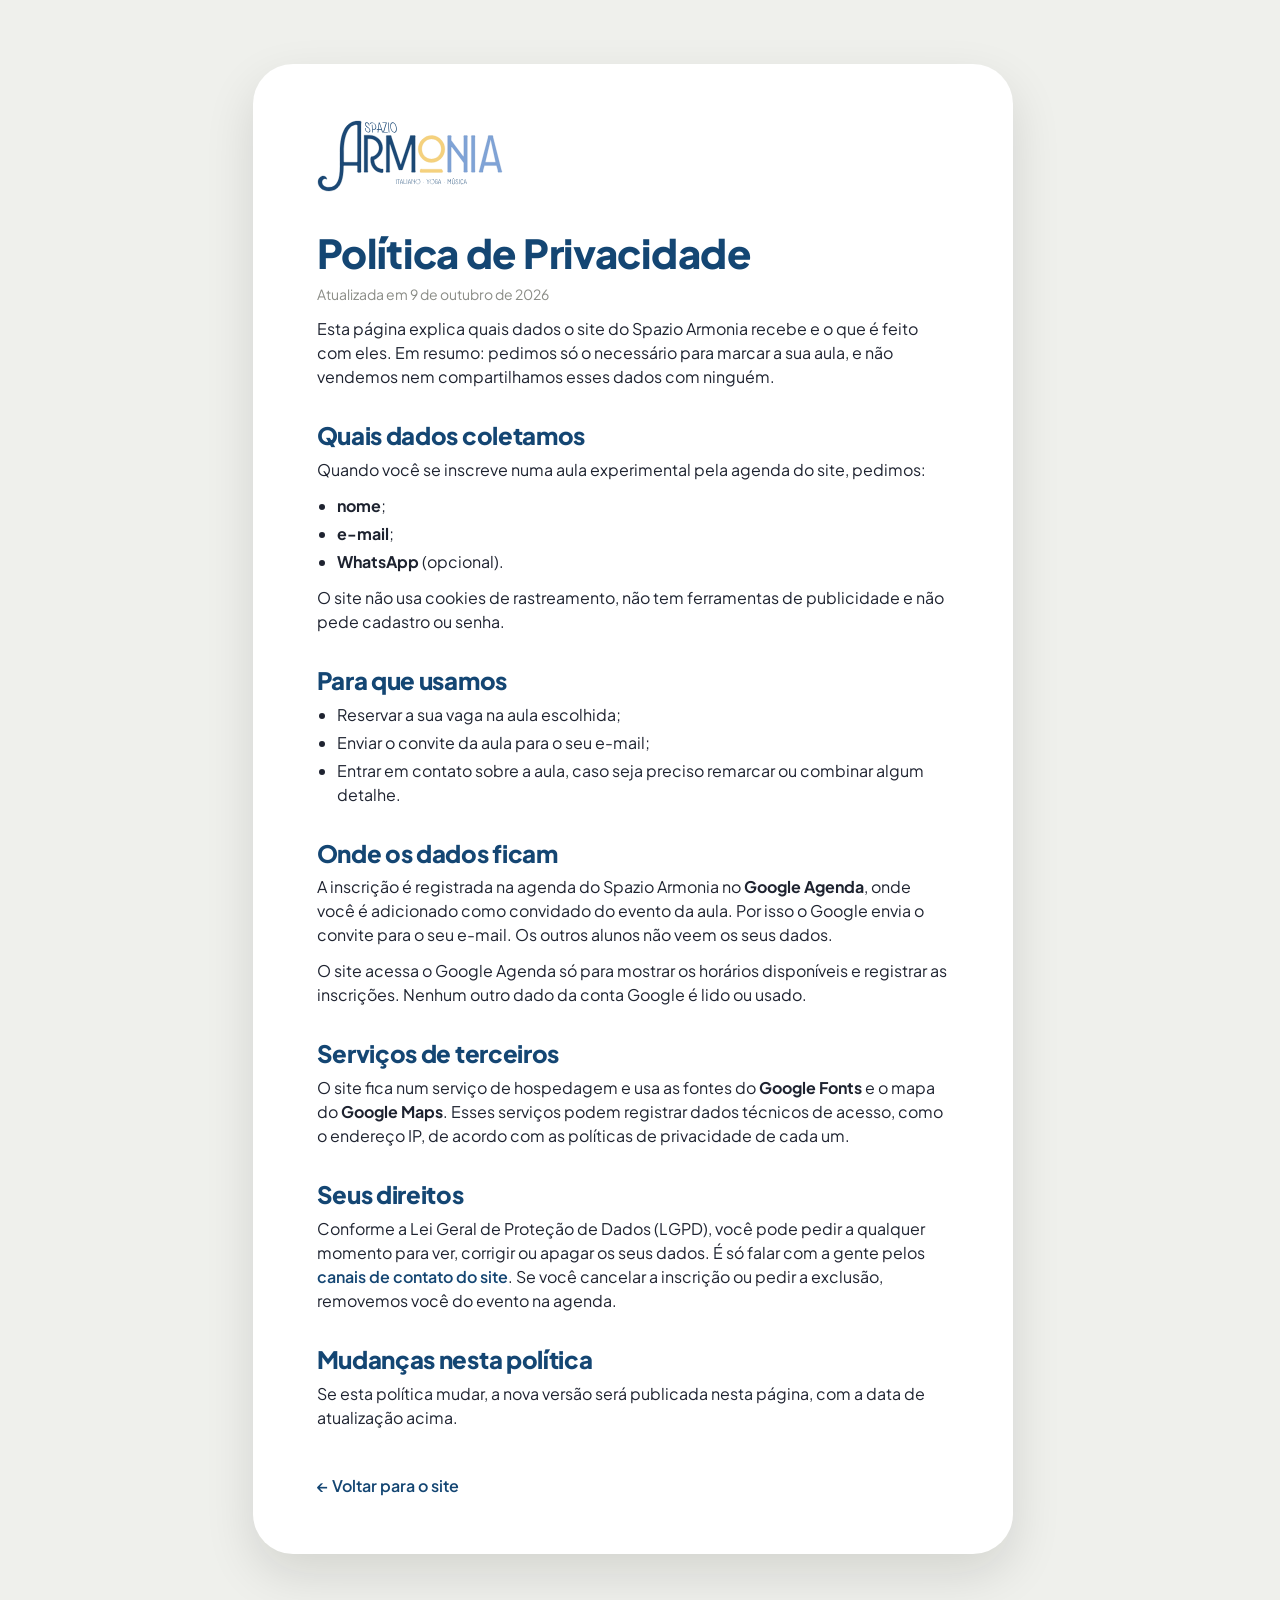
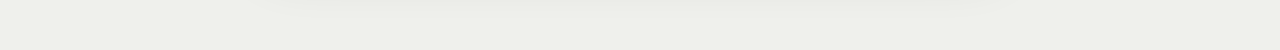
<file: privacidade.html>
<!DOCTYPE html>
<html lang="pt">
<head>
<meta charset="UTF-8">
<meta name="viewport" content="width=device-width, initial-scale=1.0">
<title>Política de Privacidade — Spazio Armonia</title>
<meta name="description" content="Como o Spazio Armonia usa os dados enviados pelo site.">

<link rel="icon" type="image/x-icon" href="assets/img/favicon.ico">
<link rel="icon" type="image/png" sizes="32x32" href="assets/img/favicon-32.png">
<link rel="icon" type="image/png" sizes="16x16" href="assets/img/favicon-16.png">
<link rel="apple-touch-icon" sizes="180x180" href="assets/img/favicon-180.png">

<link rel="preconnect" href="https://fonts.googleapis.com">
<link rel="preconnect" href="https://fonts.gstatic.com" crossorigin>
<link href="https://fonts.googleapis.com/css2?family=Plus+Jakarta+Sans:wght@400;500;600;700;800&display=swap" rel="stylesheet">

<link rel="stylesheet" href="css/reset.css">
<link rel="stylesheet" href="css/fonts.css">
<link rel="stylesheet" href="css/colors.css">
<link rel="stylesheet" href="css/base.css">
<link rel="stylesheet" href="css/grid.css">
<link rel="stylesheet" href="css/typography.css">
<link rel="stylesheet" href="css/pages/privacidade.css">
</head>
<body>

<main class="privacy">
  <div class="privacy-card">
    <a href="index.html" class="privacy-logo">
      <img src="assets/img/Prancheta 17.svg" alt="Spazio Armonia">
    </a>

    <h1 class="titulo-dois">Política de Privacidade</h1>
    <p class="privacy-updated">Atualizada em 9 de outubro de 2026</p>

    <p>Esta página explica quais dados o site do Spazio Armonia recebe e o que é feito com eles. Em resumo: pedimos só o necessário para marcar a sua aula, e não vendemos nem compartilhamos esses dados com ninguém.</p>

    <h2 class="titulo-tres">Quais dados coletamos</h2>
    <p>Quando você se inscreve numa aula experimental pela agenda do site, pedimos:</p>
    <ul>
      <li><strong>nome</strong>;</li>
      <li><strong>e-mail</strong>;</li>
      <li><strong>WhatsApp</strong> (opcional).</li>
    </ul>
    <p>O site não usa cookies de rastreamento, não tem ferramentas de publicidade e não pede cadastro ou senha.</p>

    <h2 class="titulo-tres">Para que usamos</h2>
    <ul>
      <li>Reservar a sua vaga na aula escolhida;</li>
      <li>Enviar o convite da aula para o seu e-mail;</li>
      <li>Entrar em contato sobre a aula, caso seja preciso remarcar ou combinar algum detalhe.</li>
    </ul>

    <h2 class="titulo-tres">Onde os dados ficam</h2>
    <p>A inscrição é registrada na agenda do Spazio Armonia no <strong>Google Agenda</strong>, onde você é adicionado como convidado do evento da aula. Por isso o Google envia o convite para o seu e-mail. Os outros alunos não veem os seus dados.</p>
    <p>O site acessa o Google Agenda só para mostrar os horários disponíveis e registrar as inscrições. Nenhum outro dado da conta Google é lido ou usado.</p>

    <h2 class="titulo-tres">Serviços de terceiros</h2>
    <p>O site fica num serviço de hospedagem e usa as fontes do <strong>Google Fonts</strong> e o mapa do <strong>Google Maps</strong>. Esses serviços podem registrar dados técnicos de acesso, como o endereço IP, de acordo com as políticas de privacidade de cada um.</p>

    <h2 class="titulo-tres">Seus direitos</h2>
    <p>Conforme a Lei Geral de Proteção de Dados (LGPD), você pode pedir a qualquer momento para ver, corrigir ou apagar os seus dados. É só falar com a gente pelos <a href="index.html#contato">canais de contato do site</a>. Se você cancelar a inscrição ou pedir a exclusão, removemos você do evento na agenda.</p>

    <h2 class="titulo-tres">Mudanças nesta política</h2>
    <p>Se esta política mudar, a nova versão será publicada nesta página, com a data de atualização acima.</p>

    <a href="index.html" class="privacy-back">&larr; Voltar para o site</a>
  </div>
</main>

</body>
</html>
</file>
<file: css/fonts.css>
/* Fonte carregada via Google Fonts no <head> do HTML:
   Plus Jakarta Sans, pesos 400, 500, 600, 700, 800.
   Nenhuma fonte é self-hosted neste projeto, então não há @font-face aqui. */
</file>
<file: css/colors.css>
/* ===== texto ===== */
.color-ink {
  color: #144673;
}

.color-light {
  color: #F5F0DC;
}

.color-lime {
  color: #F0CD7D;
}

/* ===== fundos ===== */
.bg-dark {
  background-color: #144673;
}

.bg-neutral {
  background-color: #F5F0DC;
}

.bg-white {
  background-color: #ffffff;
}

.bg-lime {
  background-color: #F0CD7D;
}

.bg-pastel-pink {
  background-color: #FAE18C;
}

/* ===== blocos de cor sólida para cards de destaque ===== */
.bg-card-lime {
  background-color: #F0CD7D;
}

.bg-card-blue {
  background-color: #7DA0D2;
}

.bg-card-purple {
  background-color: #7DA0D2;
}

.bg-card-gold {
  background-color: #F0CD7D;
}

.bg-card-pink {
  background-color: #FAE18C;
}

.bg-card-orange {
  background-color: #F0CD7D;
}

/* IDENTIDADE VISUAL 
color:#144673
color:#F0CD7D
color:#7DA0D2
color:#F5F0DC
color:#FFFFFF
color:#DCEBF0
color:#FAE18C*/
</file>
<file: css/base.css>
html {
  font-size: 16px;
  scroll-behavior: smooth;
  overflow-x: hidden;
  overflow-y: scroll;
  scrollbar-gutter: stable;
}

body {
  font-family: 'Plus Jakarta Sans', sans-serif;
  font-size: 16px;
  font-weight: 400;
  line-height: 1.5;
  color: #144673;
  background-color: #eff0ec;
}

h1, h2, h3, h4 {
  font-family: 'Plus Jakarta Sans', sans-serif;
  font-weight: 800;
  line-height: 1.15;
  letter-spacing: -0.3px;
  margin-bottom: 8px;
}

p {
  line-height: 1.5;
}
</file>
<file: css/grid.css>
.wrapper {
  width: 100%;
  max-width: 1440px;
  box-sizing: border-box;
  margin: 0 auto;
  padding: 0 20px;
}

@media (min-width: 768px) {
  .wrapper {
    padding: 0 40px;
  }
}

@media (min-width: 1024px) {
  .wrapper {
    padding: 0 64px;
  }
}

.row {
  display: flex;
  flex-wrap: wrap;
  margin: 0 -12px;
}

.col-1 { width: 8.3333%; padding: 0 12px; }
.col-2 { width: 16.6666%; padding: 0 12px; }
.col-3 { width: 25%; padding: 0 12px; }
.col-4 { width: 33.3333%; padding: 0 12px; }
.col-5 { width: 41.6666%; padding: 0 12px; }
.col-6 { width: 50%; padding: 0 12px; }
.col-7 { width: 58.3333%; padding: 0 12px; }
.col-8 { width: 66.6666%; padding: 0 12px; }
.col-9 { width: 75%; padding: 0 12px; }
.col-10 { width: 83.3333%; padding: 0 12px; }
.col-11 { width: 91.6666%; padding: 0 12px; }
.col-12 { width: 100%; padding: 0 12px; }
</file>
<file: css/typography.css>
.titulo-um {
  font-size: 56px;
  font-weight: 800;
  line-height: 1.07;
  letter-spacing: -0.5px;
}

.titulo-dois {
  font-size: 40px;
  font-weight: 800;
  line-height: 1.15;
}

.titulo-tres {
  font-size: 24px;
  font-weight: 800;
  line-height: 1.2;
}

.corpo-grande {
  font-size: 18px;
  font-weight: 400;
  line-height: 1.5;
}

.corpo-medio {
  font-size: 16px;
  font-weight: 400;
  line-height: 1.5;
}

.corpo-pequeno {
  font-size: 14px;
  font-weight: 500;
  line-height: 1.4;
}

.uppercase-label {
  text-transform: uppercase;
  letter-spacing: 1px;
}

.bold-500 { font-weight: 500; }
.bold-600 { font-weight: 600; }
.bold-700 { font-weight: 700; }
.bold-800 { font-weight: 800; }
</file>
<file: css/pages/privacidade.css>
.privacy {
  padding: 40px 16px 64px;
}

.privacy-card {
  max-width: 760px;
  margin: 0 auto;
  padding: 40px 24px;
  background-color: #ffffff;
  border-radius: 32px;
  box-shadow: 0 20px 50px rgba(14, 20, 10, 0.12);
  color: #1e2330;
}

.privacy-logo {
  display: inline-block;
  margin-bottom: 32px;
}

.privacy-logo img {
  height: 72px;
  display: block;
}

.privacy-card h1 {
  color: #144673;
  font-size: 32px;
}

.privacy-updated {
  margin-bottom: 24px;
  color: #8a8c86;
  font-size: 14px;
}

.privacy-card h2 {
  margin-top: 32px;
  color: #144673;
}

.privacy-card p,
.privacy-card ul {
  margin-bottom: 12px;
}

.privacy-card ul {
  padding-left: 20px;
  list-style: disc;
}

.privacy-card li {
  margin-bottom: 4px;
}

.privacy-card a {
  color: #144673;
  font-weight: 600;
}

.privacy-back {
  display: inline-block;
  margin-top: 32px;
}

@media (min-width: 768px) {
  .privacy {
    padding: 64px 40px 96px;
  }

  .privacy-card {
    padding: 56px 64px;
    border-radius: 40px;
  }

  .privacy-card h1 {
    font-size: 40px;
  }
}
</file>
